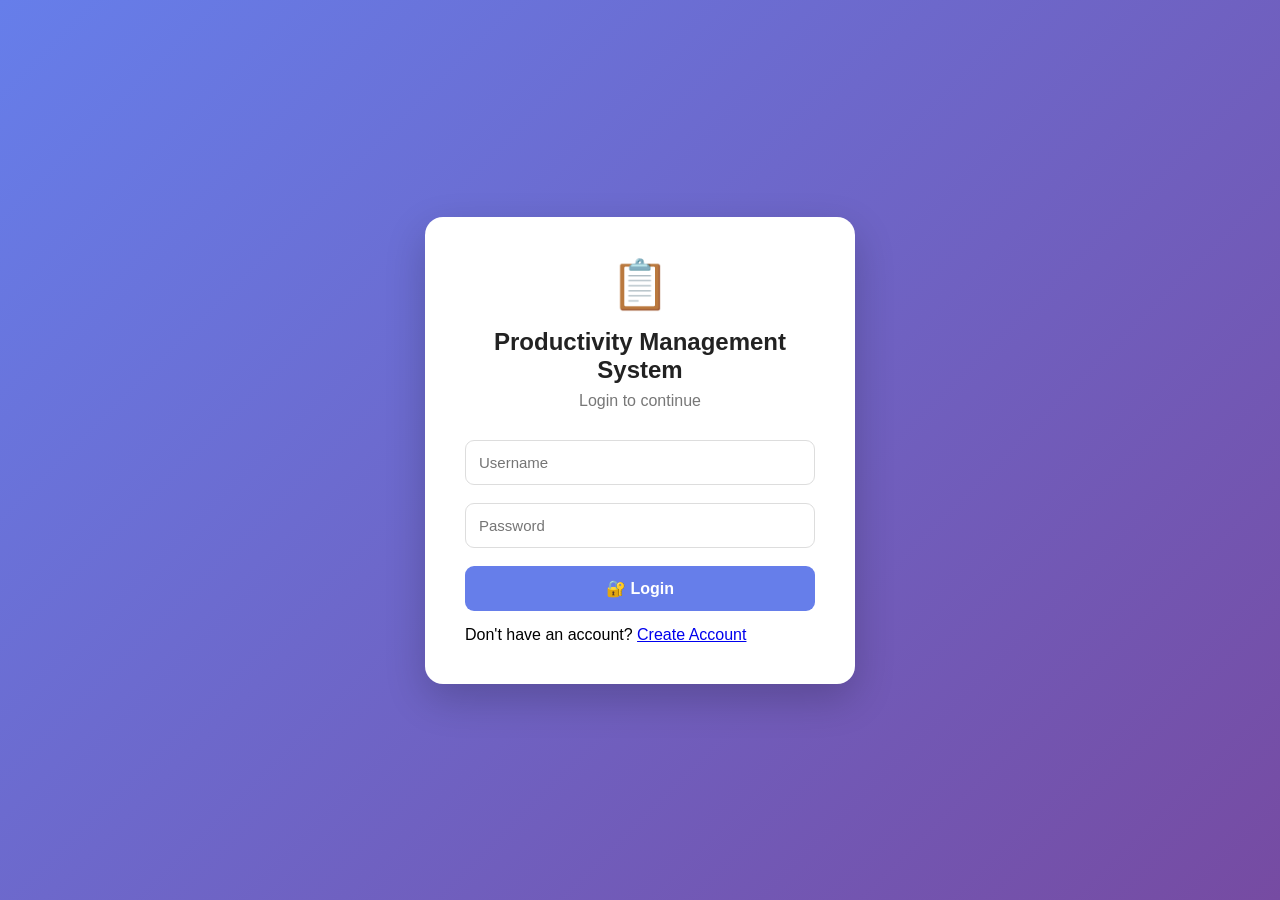
<file: frontend/index.html>
<!DOCTYPE html>
<html lang="en">
<head>
    <script>
    const loggedInUser = localStorage.getItem("loggedInUser");

    if (!loggedInUser) {
        window.location.href = "login.html";
    }
</script>
    <meta charset="UTF-8">
    <meta name="viewport" content="width=device-width, initial-scale=1.0">

    <title>Productivity Management System</title>

    <link rel="stylesheet" href="style.css">
</head>

<body>

<header>
    <h1>Productivity Management System</h1>

    <button id="themeToggle" onclick="toggleTheme()">
        🌙 Dark Mode
    </button>

    <button id="logoutButton" onclick="logout()">
        🚪 Logout
    </button>

    <p>Manage your tasks and stay productive.</p>
</header>

<main>

    <section class="dashboard">

        <div class="card">
            <h3>Total Tasks</h3>
            <p id="totalTasks">0</p>
        </div>

        <div class="card">
            <h3>Pending</h3>
            <p id="pendingTasks">0</p>
        </div>

        <div class="card">
            <h3>Completed</h3>
            <p id="completedTasks">0</p>
        </div>

          <div class="stat-card">
            <h3>📈 Progress</h3>
            <p id="completionPercentage">0%</p>

          <div class="progress-bar">
            <div id="progressFill"></div>
        </div>

        </div>

    </section>


    <section class="task-section">

        <h2>Add New Task</h2>

        <div class="task-input">

            <input
                type="text"
                id="taskInput"
                placeholder="Enter your task..."
            >

            <select id="priorityInput">
                <option value="Low">Low Priority</option>
                <option value="Medium" selected>Medium Priority</option>
                <option value="High">High Priority</option>
            </select>

            <select id="categoryInput">
    <option value="">Select Category</option>
    <option value="Study">📚 Study</option>
    <option value="Work">💼 Work</option>
    <option value="Personal">🏠 Personal</option>
    <option value="Project">💻 Project</option>
</select>

            <input
                type="date"
                id="dueDateInput"
            >

            <button onclick="addTask()">
                Add Task
            </button>

        </div>

    </section>


    <section class="task-section">

     <h2>My Tasks</h2>

<div id="deadlineAlert" class="deadline-alert"></div>

<ul id="taskList"></ul>

</section>

</main>

<script src="script.js"></script>

</body>
</html>
</file>
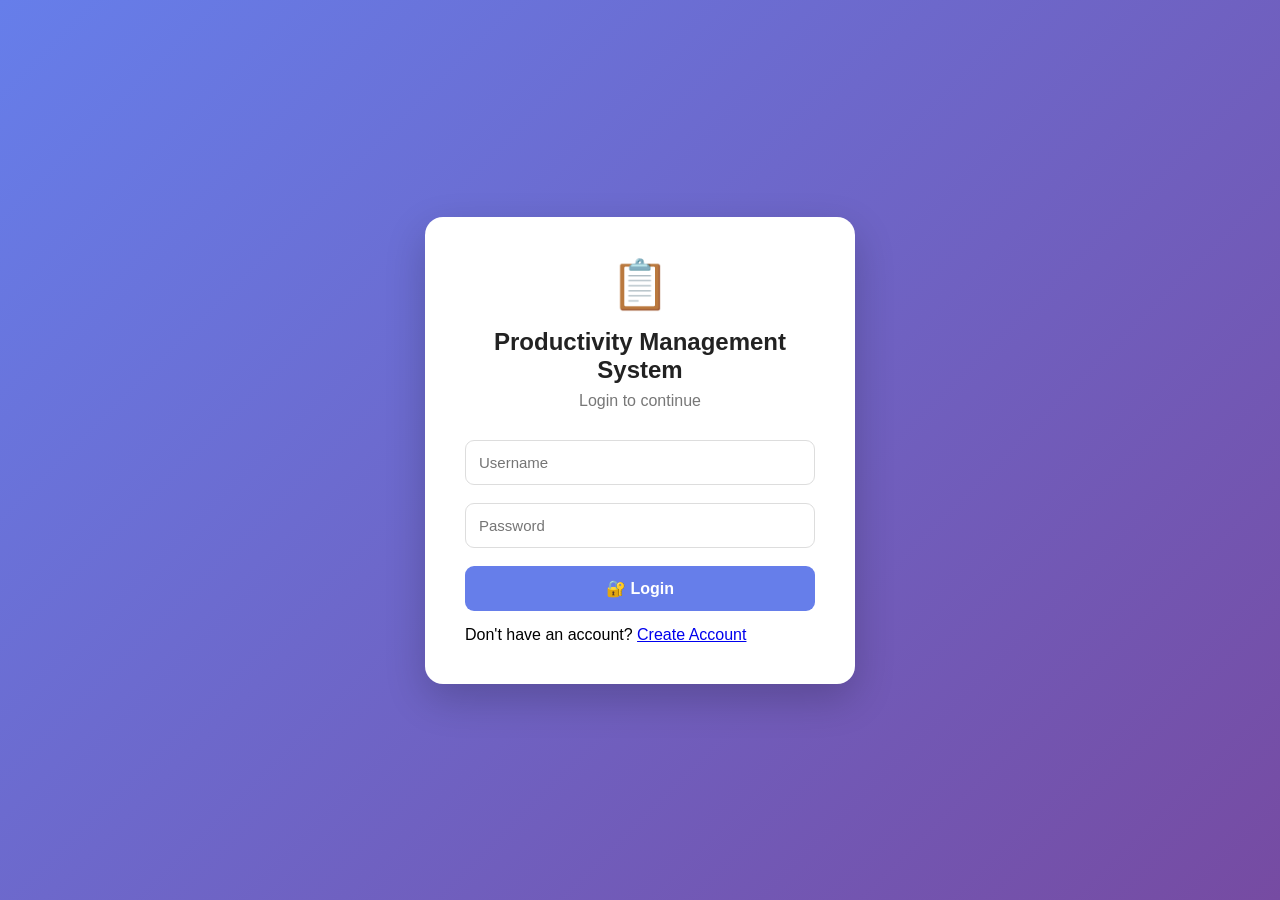
<file: frontend/login.html>
<!DOCTYPE html>
<html lang="en">
<head>
    <meta charset="UTF-8">
    <meta name="viewport" content="width=device-width, initial-scale=1.0">
    <title>Login - Productivity Management System</title>
    <link rel="stylesheet" href="login.css">
</head>

<body>

    <div class="login-container">

        <div class="login-card">

            <div class="login-icon">📋</div>

            <h1>Productivity Management System</h1>
            <p>Login to continue</p>

            <form id="loginForm">

                <input
                    type="text"
                    id="username"
                    placeholder="Username"
                    required
                >

                <input
                    type="password"
                    id="password"
                    placeholder="Password"
                    required
                >

                <button type="submit">
                    🔐 Login
                </button>

                <p id="loginMessage"></p>

                <p class="register-link">
    Don't have an account?
    <a href="register.html">Create Account</a>
</p>

            </form>

        </div>

    </div>

    <script src="login.js"></script>

</body>
</html>
</file>
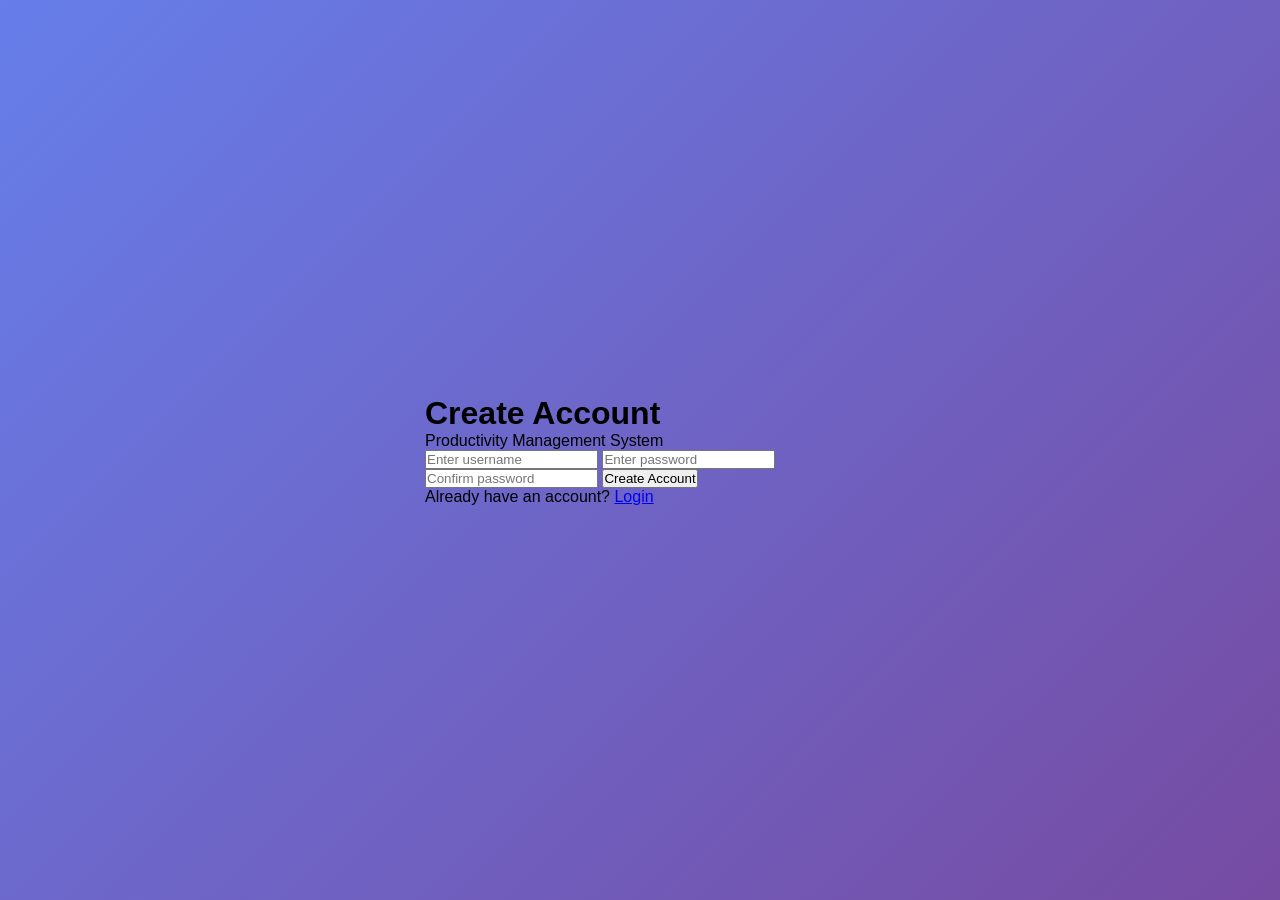
<file: frontend/register.html>
<!DOCTYPE html>
<html lang="en">
<head>
    <meta charset="UTF-8">
    <meta name="viewport" content="width=device-width, initial-scale=1.0">

    <title>Create Account</title>

    <link rel="stylesheet" href="login.css">
</head>

<body>

    <div class="login-container">

        <div class="login-box">

            <h1>Create Account</h1>

            <p class="login-subtitle">
                Productivity Management System
            </p>

            <form id="registerForm">

                <input
                    type="text"
                    id="username"
                    placeholder="Enter username"
                    required
                >

                <input
                    type="password"
                    id="password"
                    placeholder="Enter password"
                    required
                >

                <input
                    type="password"
                    id="confirmPassword"
                    placeholder="Confirm password"
                    required
                >

                <button type="submit">
                    Create Account
                </button>

            </form>

            <p id="registerMessage"></p>

            <p class="register-link">
                Already have an account?
                <a href="login.html">Login</a>
            </p>

        </div>

    </div>

    <script src="register.js"></script>

</body>
</html>
</file>
<file: frontend/style.css>
* {
    box-sizing: border-box;
    margin: 0;
    padding: 0;
}

body {
    font-family: Arial, sans-serif;
    background: #f4f6f8;
    color: #222;
}

header {
    background: #1f2937;
    color: white;
    padding: 30px 20px;
    text-align: center;
}

header h1 {
    margin-bottom: 8px;
}

header p {
    color: #d1d5db;
}

main {
    width: 90%;
    max-width: 900px;
    margin: 30px auto;
}

.dashboard {
    display: flex;
    gap: 20px;
    margin-bottom: 30px;
}

.card {
    flex: 1;
    background: white;
    padding: 25px;
    border-radius: 12px;
    text-align: center;
    box-shadow: 0 3px 10px rgba(0,0,0,0.08);
}

.card h3 {
    margin-bottom: 10px;
}

.card p {
    font-size: 28px;
    font-weight: bold;
}

.task-section {
    background: white;
    padding: 25px;
    border-radius: 12px;
    box-shadow: 0 3px 10px rgba(0,0,0,0.08);
}

.task-section h2 {
    margin-bottom: 20px;
}

.task-input {
    display: flex;
    gap: 10px;
}

.task-input input {
    flex: 1;
    padding: 12px;
    border: 1px solid #ccc;
    border-radius: 8px;
    font-size: 16px;
}

.task-input button {
    padding: 12px 20px;
    border: none;
    border-radius: 8px;
    background: #2563eb;
    color: white;
    cursor: pointer;
}

.task-input button:hover {
    background: #1d4ed8;
}

#taskList {
    list-style: none;
    margin-top: 20px;
}

#taskList li {
    background: #f3f4f6;
    margin-bottom: 10px;
    padding: 14px;
    border-radius: 8px;
}

@media (max-width: 600px) {

    .dashboard {
        flex-direction: column;
    }

    .task-input {
        flex-direction: column;
    }

    .task-input button {
        width: 100%;
    }
}
.task-input select,
.task-input input[type="date"] {
    padding: 12px;
    border: 1px solid #ccc;
    border-radius: 8px;
    font-size: 14px;
}

#taskList li {
    display: flex;
    justify-content: space-between;
    align-items: center;
    gap: 15px;
}

.task-info {
    display: flex;
    flex-direction: column;
    gap: 5px;
}

.task-info strong {
    font-size: 17px;
}

.task-info span {
    font-size: 13px;
    color: #666;
}

.task-buttons {
    display: flex;
    gap: 8px;
}

.task-buttons button {
    border: none;
    padding: 8px 12px;
    border-radius: 6px;
    cursor: pointer;
}

.completed-task {
    opacity: 0.7;
}

.completed-task strong {
    text-decoration: line-through;
}

@media (max-width: 700px) {

    .task-input {
        display: flex;
        flex-direction: column;
    }

    .task-input input,
    .task-input select,
    .task-input button {
        width: 100%;
    }

    #taskList li {
        flex-direction: column;
        align-items: flex-start;
    }

    .task-buttons {
        width: 100%;
    }

    .task-buttons button {
        flex: 1;
    }
}

/* Search & Filter Controls */
.task-controls {
    display: flex;
    gap: 12px;
    margin: 20px 0;
    flex-wrap: wrap;
}

.task-controls input,
.task-controls select {
    padding: 12px;
    border: 1px solid #ddd;
    border-radius: 8px;
    font-size: 15px;
}

.task-controls input {
    flex: 1;
    min-width: 220px;
}

.task-controls select {
    min-width: 150px;
}

/* Progress Bar */
.progress-bar {
    width: 100%;
    height: 10px;
    background: #e5e7eb;
    border-radius: 10px;
    overflow: hidden;
    margin-top: 10px;
}

#progressFill {
    width: 0%;
    height: 100%;
    background: #4caf50;
    border-radius: 10px;
    transition: width 0.4s ease;
}

/* Overdue Task */
.overdue-task {
    border-left: 5px solid #e53935 !important;
    background: #fff1f1 !important;
}

/* Dark Mode */
body.dark-mode {
    background: #121212;
    color: #f5f5f5;
}

body.dark-mode .container,
body.dark-mode .stat-card,
body.dark-mode .task-card,
body.dark-mode li {
    background: #1e1e1e;
    color: #f5f5f5;
}

body.dark-mode input,
body.dark-mode select {
    background: #2a2a2a;
    color: #ffffff;
    border-color: #555;
}

body.dark-mode .task-controls {
    color: #ffffff;
}

#themeToggle {
    padding: 10px 16px;
    border: none;
    border-radius: 8px;
    cursor: pointer;
    font-size: 14px;
    margin-bottom: 15px;
}

/* DARK MODE - FULL FIX */

body.dark-mode {
    background: #121212;
    color: #f5f5f5;
}

/* Main sections and cards */
body.dark-mode main,
body.dark-mode .dashboard,
body.dark-mode .task-section,
body.dark-mode .stat-card,
body.dark-mode .task-card,
body.dark-mode .task-list,
body.dark-mode li {
    background: #1e1e1e !important;
    color: #f5f5f5 !important;
}

/* Headings and text */
body.dark-mode h1,
body.dark-mode h2,
body.dark-mode h3,
body.dark-mode p,
body.dark-mode span,
body.dark-mode strong,
body.dark-mode label {
    color: #f5f5f5 !important;
}

/* Inputs and dropdowns */
body.dark-mode input,
body.dark-mode select {
    background: #2a2a2a !important;
    color: #ffffff !important;
    border-color: #555 !important;
}

/* Task controls */
body.dark-mode .task-controls {
    background: #1e1e1e !important;
}

/* Task buttons */
body.dark-mode button {
    color: #ffffff;
}

/* Overdue task */
body.dark-mode .overdue-task {
    background: #351b1b !important;
    color: #ffffff !important;
}

/* DARK MODE - DASHBOARD + TASK BUTTONS FIX */

body.dark-mode .stat-card {
    background: #242424 !important;
    color: #ffffff !important;
    border: 1px solid #444 !important;
}

body.dark-mode .stat-card h3,
body.dark-mode .stat-card p,
body.dark-mode .stat-card span {
    color: #ffffff !important;
}

/* Task action buttons */
body.dark-mode .task-buttons button {
    background: #333333 !important;
    color: #ffffff !important;
    border: 1px solid #555555 !important;
}

body.dark-mode .task-buttons button:hover {
    background: #444444 !important;
}

/* Task card */
body.dark-mode .pending-task,
body.dark-mode .completed-task {
    background: #242424 !important;
    color: #ffffff !important;
    border-color: #444444 !important;
}

/* FORCE DASHBOARD CARDS DARK */

body.dark-mode .stats,
body.dark-mode .stats-container,
body.dark-mode .dashboard-stats {
    background: transparent !important;
}

body.dark-mode .stats > div,
body.dark-mode .stats-container > div,
body.dark-mode .dashboard-stats > div {
    background: #242424 !important;
    color: #ffffff !important;
    border: 1px solid #444 !important;
    box-shadow: none !important;
}

body.dark-mode .stats > div *,
body.dark-mode .stats-container > div *,
body.dark-mode .dashboard-stats > div * {
    color: #ffffff !important;
}

/* TOP 3 DASHBOARD CARDS - DARK MODE */
body.dark-mode #totalTasks,
body.dark-mode #pendingTasks,
body.dark-mode #completedTasks {
    color: #ffffff !important;
}

/* Make the parent card dark */
body.dark-mode #totalTasks,
body.dark-mode #pendingTasks,
body.dark-mode #completedTasks {
    background: #242424 !important;
}

/* Force their surrounding cards dark */
body.dark-mode #totalTasks,
body.dark-mode #pendingTasks,
body.dark-mode #completedTasks {
    color: white !important;
}

/* DASHBOARD CARDS - DARK MODE */
body.dark-mode .card {
    background: #242424 !important;
    color: #ffffff !important;
    border: 1px solid #444 !important;
}

body.dark-mode .card h3,
body.dark-mode .card p,
body.dark-mode .card span {
    color: #ffffff !important;
}

/* DEADLINE ALERTS */
.deadline-alert {
    padding: 14px 18px;
    margin: 15px 0;
    border-radius: 10px;
    font-size: 15px;
    font-weight: 500;
    border: 1px solid transparent;
}

.overdue-alert {
    background: #ffe5e5;
    color: #b71c1c;
    border-color: #ef9a9a;
}

.today-alert {
    background: #fff3cd;
    color: #856404;
    border-color: #ffe08a;
}

.normal-alert {
    background: #e8f5e9;
    color: #2e7d32;
    border-color: #a5d6a7;
}

/* DARK MODE */
body.dark-mode .overdue-alert {
    background: #351b1b;
    color: #ff8a80;
}

body.dark-mode .today-alert {
    background: #3a3218;
    color: #ffd54f;
}

body.dark-mode .normal-alert {
    background: #19351f;
    color: #81c784;
}

/* MOBILE RESPONSIVE DESIGN */

@media (max-width: 768px) {

    body {
        padding: 10px;
    }

    header {
        padding: 15px 10px;
        text-align: center;
    }

    header h1 {
        font-size: 24px;
        line-height: 1.3;
    }

    header p {
        font-size: 14px;
    }

    #themeToggle,
    #logoutButton {
        margin: 5px 3px;
        padding: 9px 12px;
        font-size: 13px;
    }

    .dashboard {
        grid-template-columns: 1fr !important;
        gap: 12px;
    }

    .card {
        width: 100%;
        padding: 15px;
    }

    .task-controls {
        flex-direction: column;
        gap: 10px;
    }

    .task-controls input,
    .task-controls select {
        width: 100%;
        min-width: 0;
    }

    .task-card {
        width: 100%;
        padding: 15px;
    }

    .task-buttons {
        display: flex;
        flex-wrap: wrap;
        gap: 6px;
    }

    .task-buttons button {
        flex: 1;
        min-width: 80px;
    }

    .deadline-alert {
        font-size: 14px;
        padding: 12px;
    }
}

@media (max-width: 480px) {

    header h1 {
        font-size: 20px;
    }

    .card {
        padding: 12px;
    }

    .task-card {
        padding: 12px;
    }

    .task-buttons {
        flex-direction: column;
    }

    .task-buttons button {
        width: 100%;
    }
}

/* DARK MODE HEADER BUTTONS */
body.dark-mode #themeToggle,
body.dark-mode #logoutButton {
    background: #ffffff !important;
    color: #222222 !important;
    border: 1px solid #cccccc;
}

body.dark-mode #themeToggle:hover,
body.dark-mode #logoutButton:hover {
    background: #eeeeee !important;
    color: #111111 !important;
}

/* MOVE HEADER BUTTONS TO RIGHT */
header {
    position: relative;
}

/* RIGHT SIDE BUTTONS - ONE BY ONE */
header {
    position: relative;
}

#themeToggle,
#logoutButton {
    position: absolute;
    right: 20px;
    width: 130px;
}

#themeToggle {
    top: 20px;
}

#logoutButton {
    top: 65px;
}

/* MOBILE HEADER - TITLE TOP, BUTTONS BELOW */
@media (max-width: 768px) {

    header {
        padding-top: 15px !important;
        padding-bottom: 20px !important;
    }

    header h1 {
        margin-bottom: 15px;
    }

    #themeToggle,
    #logoutButton {
        position: static;
        display: block;
        width: 150px;
        margin: 8px auto;
    }
}
</file>
<file: frontend/login.css>
* {
    box-sizing: border-box;
    margin: 0;
    padding: 0;
}

body {
    font-family: Arial, sans-serif;
    min-height: 100vh;
    display: flex;
    justify-content: center;
    align-items: center;
    background: linear-gradient(135deg, #667eea, #764ba2);
    padding: 20px;
}

.login-container {
    width: 100%;
    max-width: 430px;
}

.login-card {
    background: white;
    padding: 40px;
    border-radius: 18px;
    box-shadow: 0 15px 40px rgba(0, 0, 0, 0.2);
}

.login-icon {
    font-size: 48px;
    text-align: center;
    margin-bottom: 15px;
}

.login-card h1 {
    text-align: center;
    font-size: 24px;
    color: #222;
    margin-bottom: 8px;
}

.login-card > p {
    text-align: center;
    color: #777;
    margin-bottom: 30px;
}

.login-card label {
    display: block;
    margin-bottom: 7px;
    font-weight: bold;
    color: #333;
}

.login-card input {
    width: 100%;
    padding: 13px;
    margin-bottom: 18px;
    border: 1px solid #ddd;
    border-radius: 9px;
    font-size: 15px;
    outline: none;
}

.login-card input:focus {
    border-color: #667eea;
}

.login-card button {
    width: 100%;
    padding: 13px;
    border: none;
    border-radius: 9px;
    background: #667eea;
    color: white;
    font-size: 16px;
    font-weight: bold;
    cursor: pointer;
}

.login-card button:hover {
    background: #5568d9;
}

#loginMessage {
    margin-top: 15px;
    text-align: center;
    font-weight: bold;
}

.success {
    color: #2e7d32;
}

.error {
    color: #d32f2f;
}
</file>
